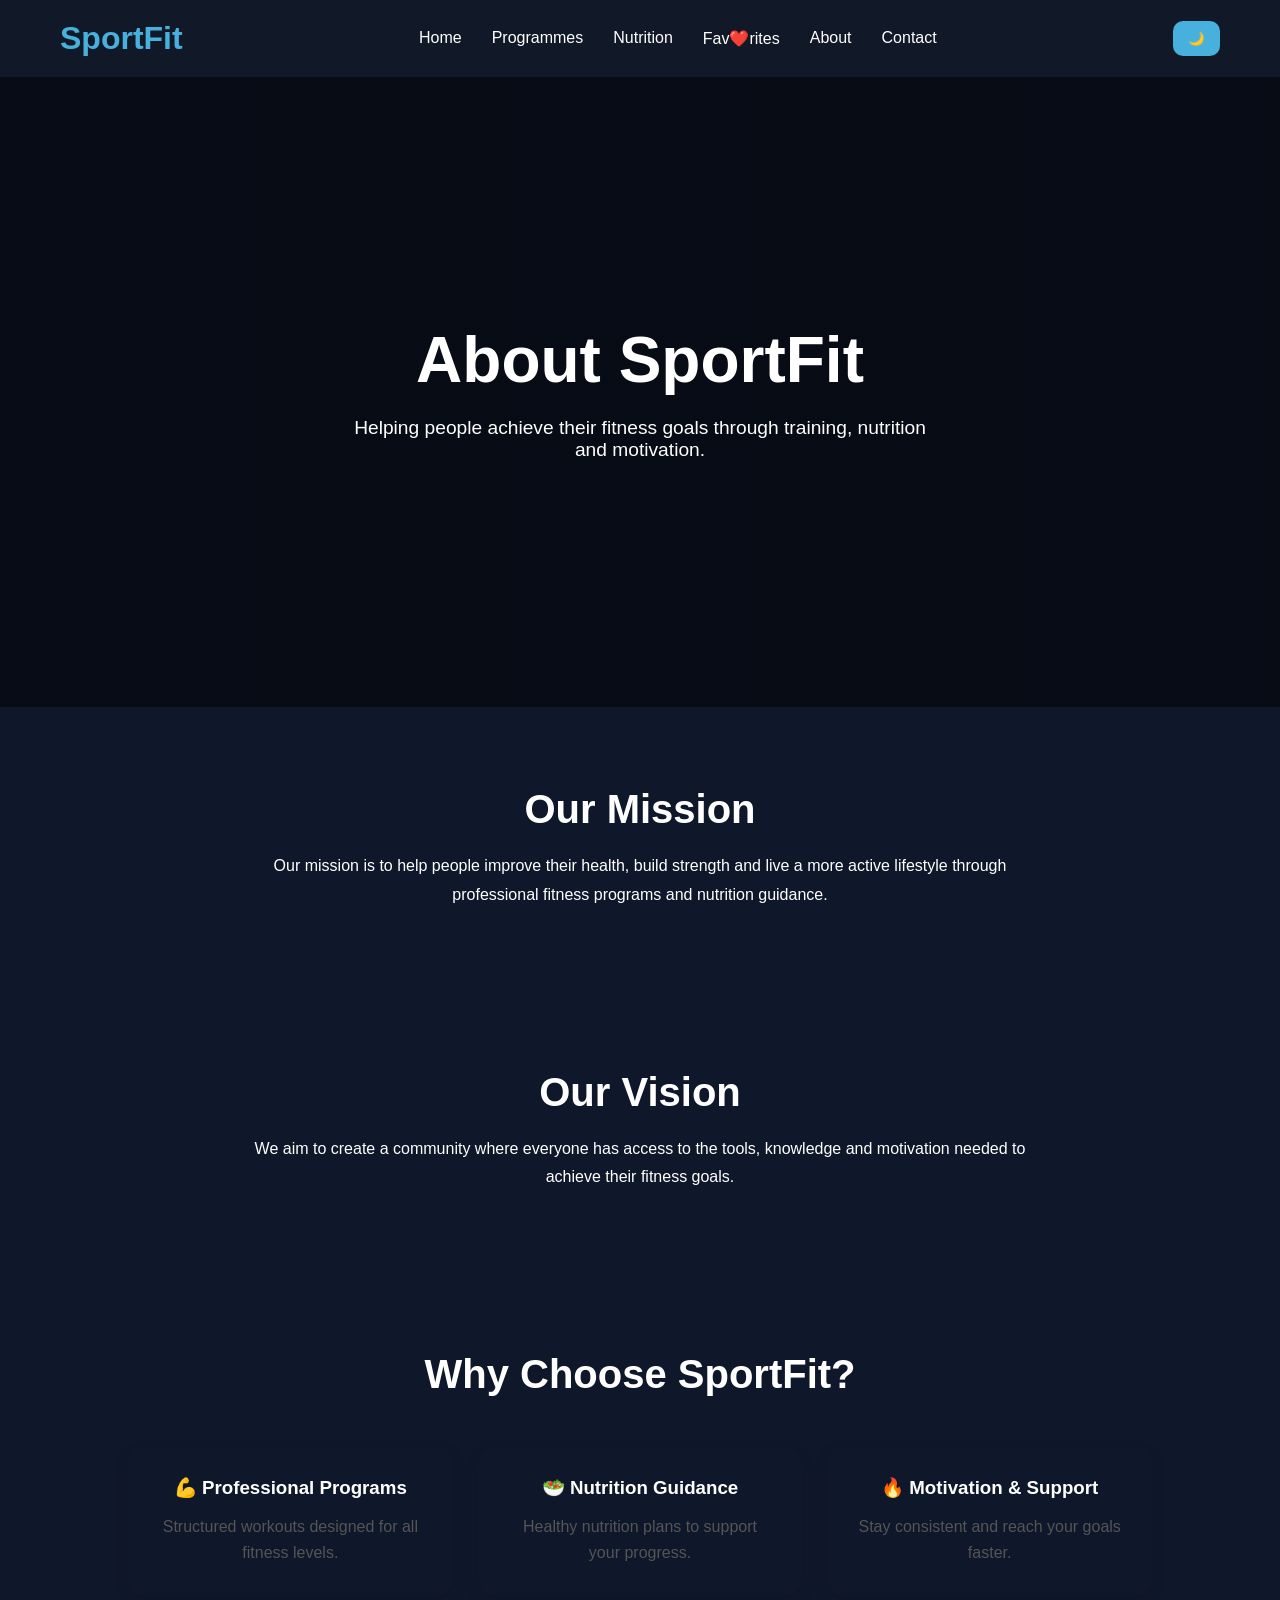
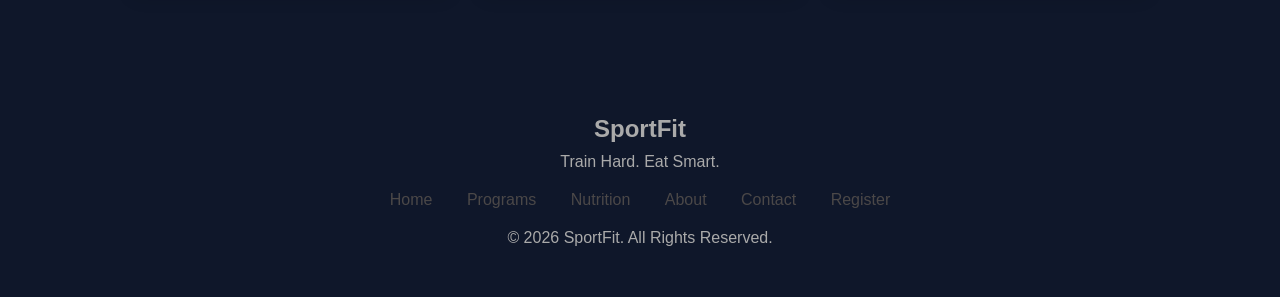
<file: about.html>
<!DOCTYPE html>
<html lang="en">
<head>
  <meta charset="UTF-8" />
  <meta name="viewport" content="width=device-width, initial-scale=1.0"/>
  <title>SportFit Hub</title>

  <link rel="stylesheet" href="style.css">
  <link rel="stylesheet" href="about.css">
</head>
<body>

  <!-- NAVBAR -->
  <header>
  <nav class="navbar">

  <h1 class="logo">SportFit</h1>

  <ul class="nav-links">
    <li><a href="index.html">Home</a></li>
    <li><a href="programmes.html">Programmes</a></li>
    <li><a href="nutrition.html">Nutrition</a></li>
    <li><a href="favorites.html"> Fav❤️rites</a></li>
     <li><a href="about.html">About</a></li>
     <li><a href="contact.html">Contact</a></li>
  </ul>

  <div class="menu-toggle">
    ☰
  </div>
  <button id="themeBtn">
  🌙
</button>

</nav>
  </header>
  <!-- HERO -->

<section class="about-hero">

    <div class="hero-content">

        <h1>About SportFit</h1>

        <p>
            Helping people achieve their fitness goals
            through training, nutrition and motivation.
        </p>

    </div>

</section>

<!-- MISSION -->

<section class="mission">

    <h2>Our Mission</h2>

    <p>
        Our mission is to help people improve their health,
        build strength and live a more active lifestyle through
        professional fitness programs and nutrition guidance.
    </p>

</section>

<!-- VISION -->

<section class="vision">

    <h2>Our Vision</h2>

    <p>
        We aim to create a community where everyone has access
        to the tools, knowledge and motivation needed to achieve
        their fitness goals.
    </p>

</section>

<!-- WHY CHOOSE US -->

<section class="why-us">

    <h2>Why Choose SportFit?</h2>

    <div class="cards-container">

        <div class="card">
            <h3>💪 Professional Programs</h3>
            <p>
                Structured workouts designed for all fitness levels.
            </p>
        </div>

        <div class="card">
            <h3>🥗 Nutrition Guidance</h3>
            <p>
                Healthy nutrition plans to support your progress.
            </p>
        </div>

        <div class="card">
            <h3>🔥 Motivation & Support</h3>
            <p>
                Stay consistent and reach your goals faster.
            </p>
        </div>

    </div>

</section>
<script src="theme.js"></script>

<footer>

    <h2>SportFit</h2>

    <p>Train Hard. Eat Smart.</p>

    <div class="footer-links">

        <a href="index.html">Home</a>
        <a href="programmes.html">Programs</a>
        <a href="nutrition.html">Nutrition</a>
        <a href="about.html">About</a>
        <a href="contact.html">Contact</a>
        <a href="register.html">Register</a>

    </div>

    <p class="copyright">
        © 2026 SportFit. All Rights Reserved.
    </p>

</footer>
</body>
</html>
</file>
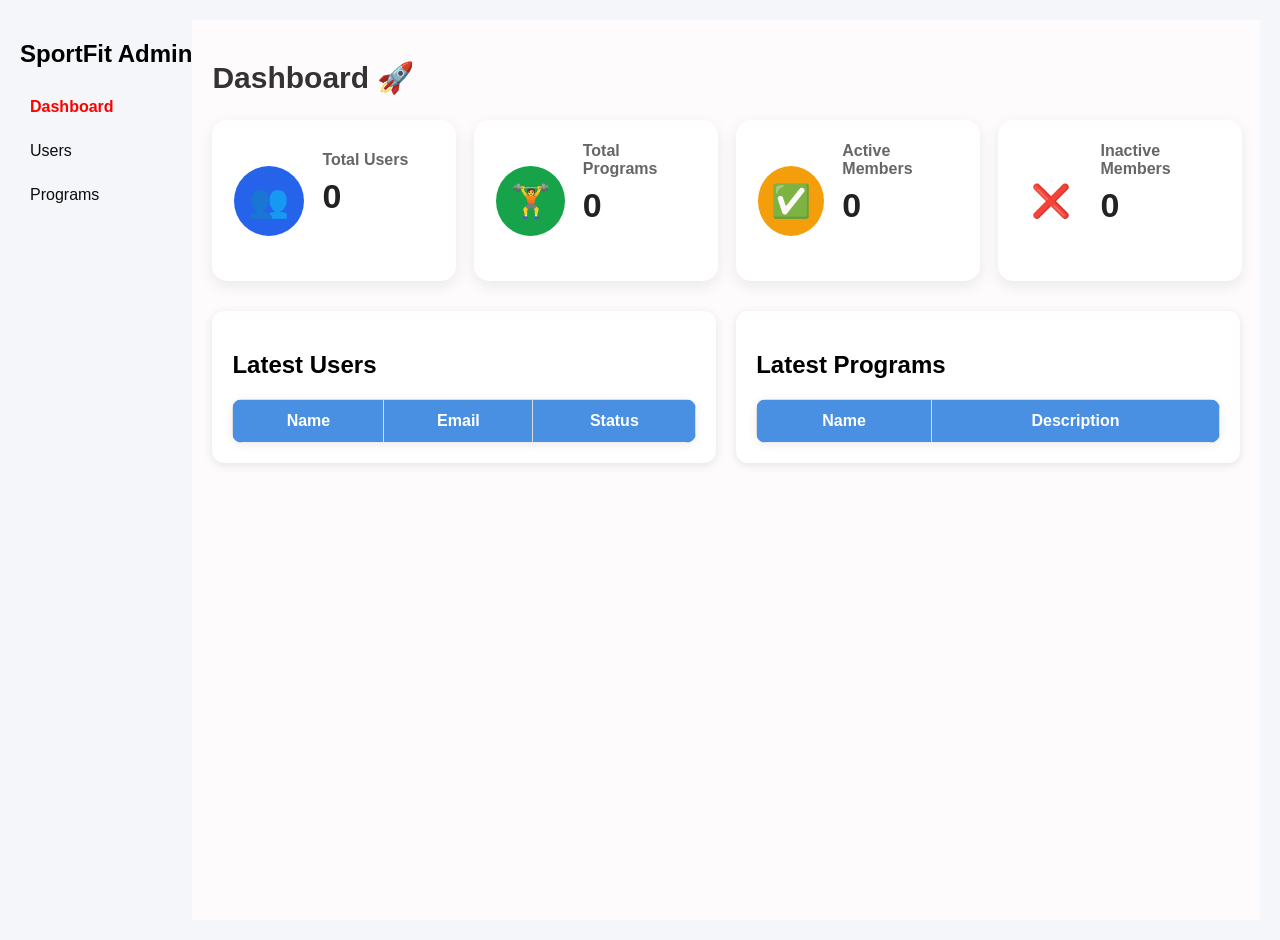
<file: admin_index.html>
<!DOCTYPE html>
<html lang="en">
<head>
  <meta charset="UTF-8">
  <title>Admin Panel</title>
  <link rel="stylesheet" href="stylee.css">
</head>
<body>

  <div class="app">

    <!-- Sidebar -->
 <div class="sidebar">
  <h2>SportFit Admin</h2>

  <a href="#dashboard" data-link="dashboard">Dashboard</a>
  <a href="#users" data-link="users">Users</a>
  <a href="#programs" data-link="programs">Programs</a>
</div>

    <!-- Main Content -->
    <div class="main">
      <div id="content"></div>
    </div>

  </div>

<script type="module" src="router.js"></script>


</body>
</html>
</file>
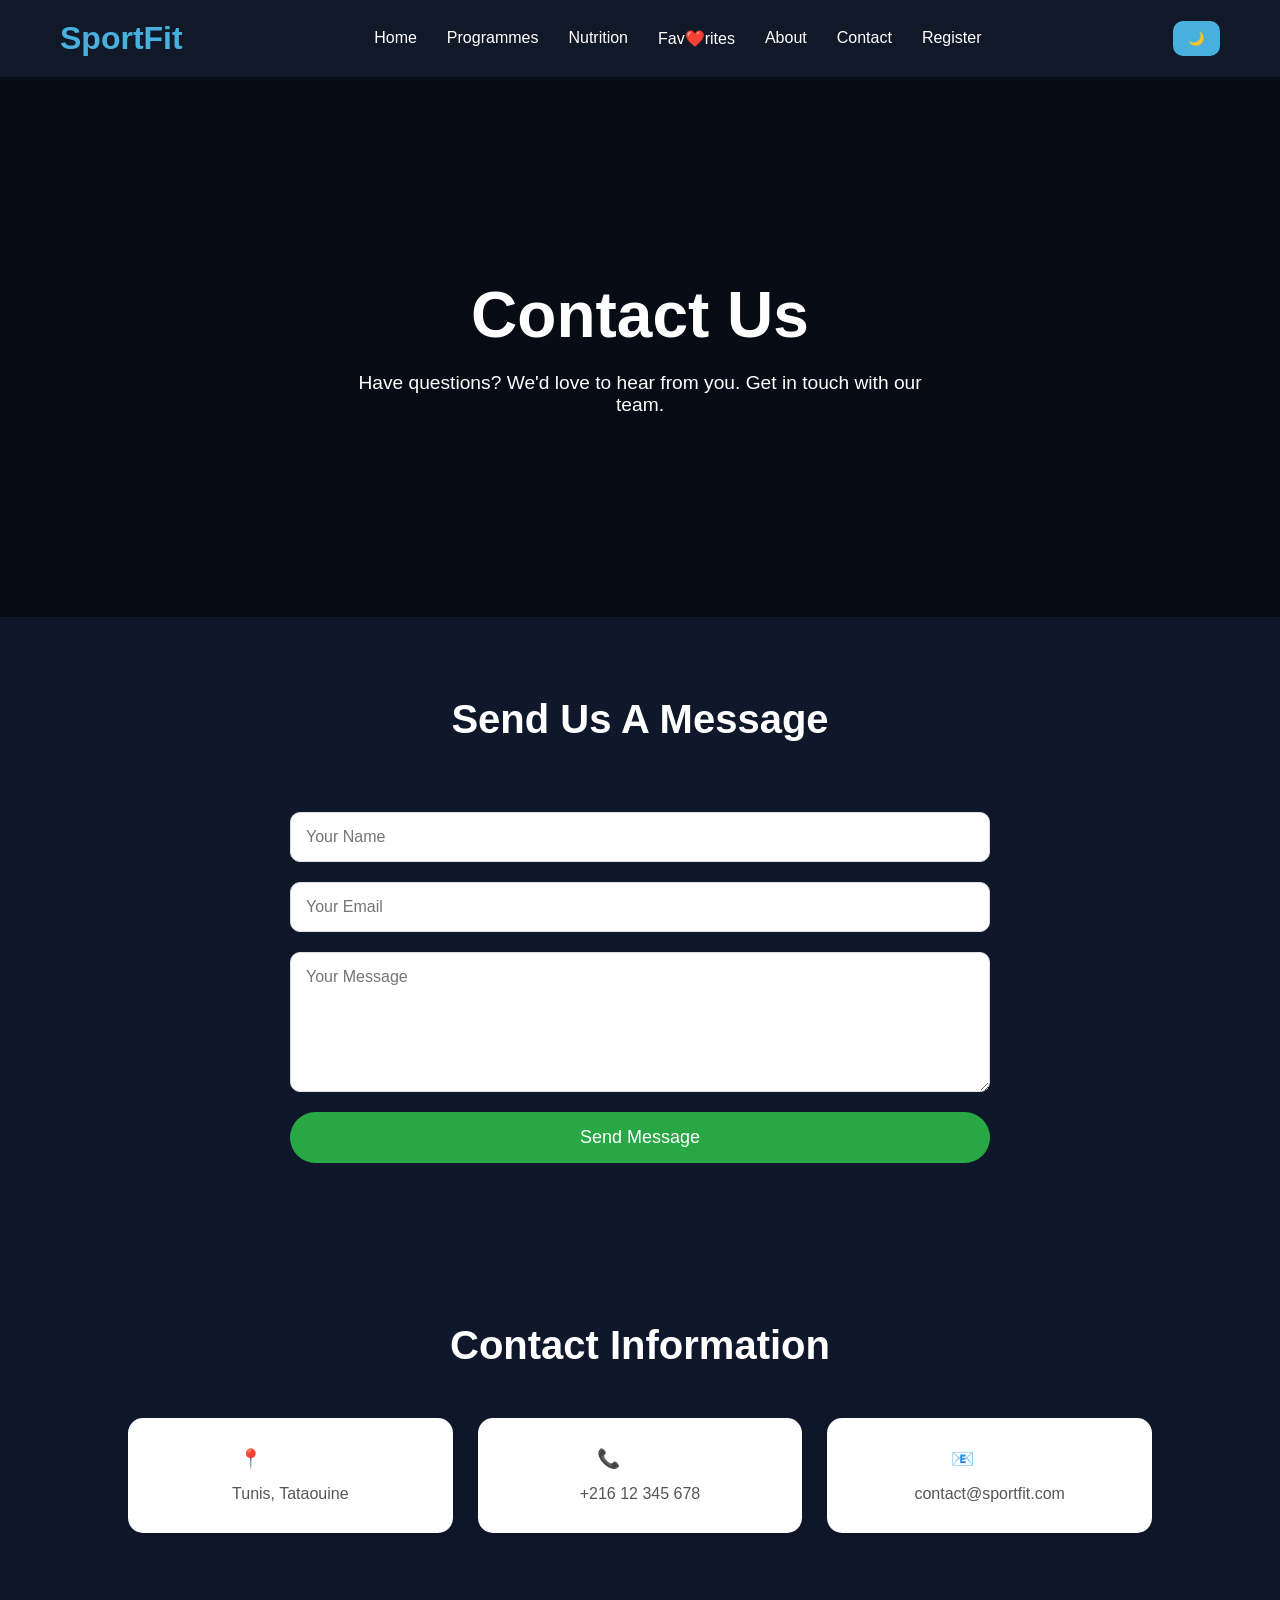
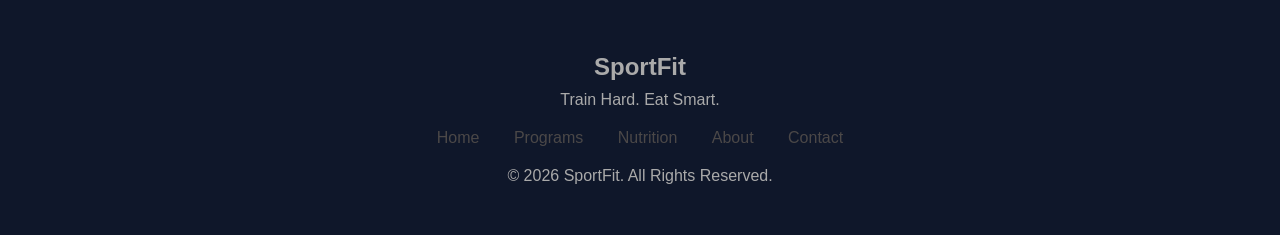
<file: contact.html>
<!DOCTYPE html>
<html lang="en">
<head>
  <meta charset="UTF-8" />
  <meta name="viewport" content="width=device-width, initial-scale=1.0"/>
  <title>SportFit Hub</title>

  <link rel="stylesheet" href="style.css">
  <link rel="stylesheet" href="contact.css">
</head>
<body>

  <!-- NAVBAR -->
  <header>
  <nav class="navbar">

  <h1 class="logo">SportFit</h1>

  <ul class="nav-links">
    <li><a href="index.html">Home</a></li>
    <li><a href="programmes.html">Programmes</a></li>
    <li><a href="nutrition.html">Nutrition</a></li>
    <li><a href="favorites.html"> Fav❤️rites</a></li>
    <li><a href="about.html">About</a></li>
    <li><a href="contact.html">Contact</a></li>
    <li><a href="register.html">Register</a></li>
  </ul>

  <div class="menu-toggle">
    ☰
  </div>
  <button id="themeBtn">
  🌙
</button>

</nav>
  </header>

<section class="contact-hero">

    <div class="hero-content">
        <h1>Contact Us</h1>

        <p>
            Have questions? We'd love to hear from you.
            Get in touch with our team.
        </p>
    </div>

</section>
<section class="contact-section">

    <h2>Send Us A Message</h2>

    <form id="contactForm">
        <p id="successMessage"></p>

        <input
            type="text"
            placeholder="Your Name"
            required
        >

        <input
            type="email"
            placeholder="Your Email"
            required
        >

        <textarea
            rows="6"
            placeholder="Your Message"
            required
        ></textarea>

        <button type="submit">
            Send Message
        </button>

    </form>

</section>
<section class="contact-info">

    <h2>Contact Information</h2>

    <div class="info-container">

        <div class="info-card">
            <h3>📍 Address</h3>
            <p>Tunis, Tataouine</p>
        </div>

        <div class="info-card">
            <h3>📞 Phone</h3>
            <p>+216 12 345 678</p>
        </div>

        <div class="info-card">
            <h3>📧 Email</h3>
            <p>contact@sportfit.com</p>
        </div>

    </div>

</section>
<script src="theme.js"></script>

<footer>

    <h2>SportFit</h2>

    <p>Train Hard. Eat Smart.</p>

    <div class="footer-links">

        <a href="index.html">Home</a>
        <a href="programmes.html">Programs</a>
        <a href="nutrition.html">Nutrition</a>
        <a href="about.html">About</a>
        <a href="contact.html">Contact</a>

    </div>

    <p class="copyright">
        © 2026 SportFit. All Rights Reserved.
    </p>

</footer>
</body>
</html>
</file>
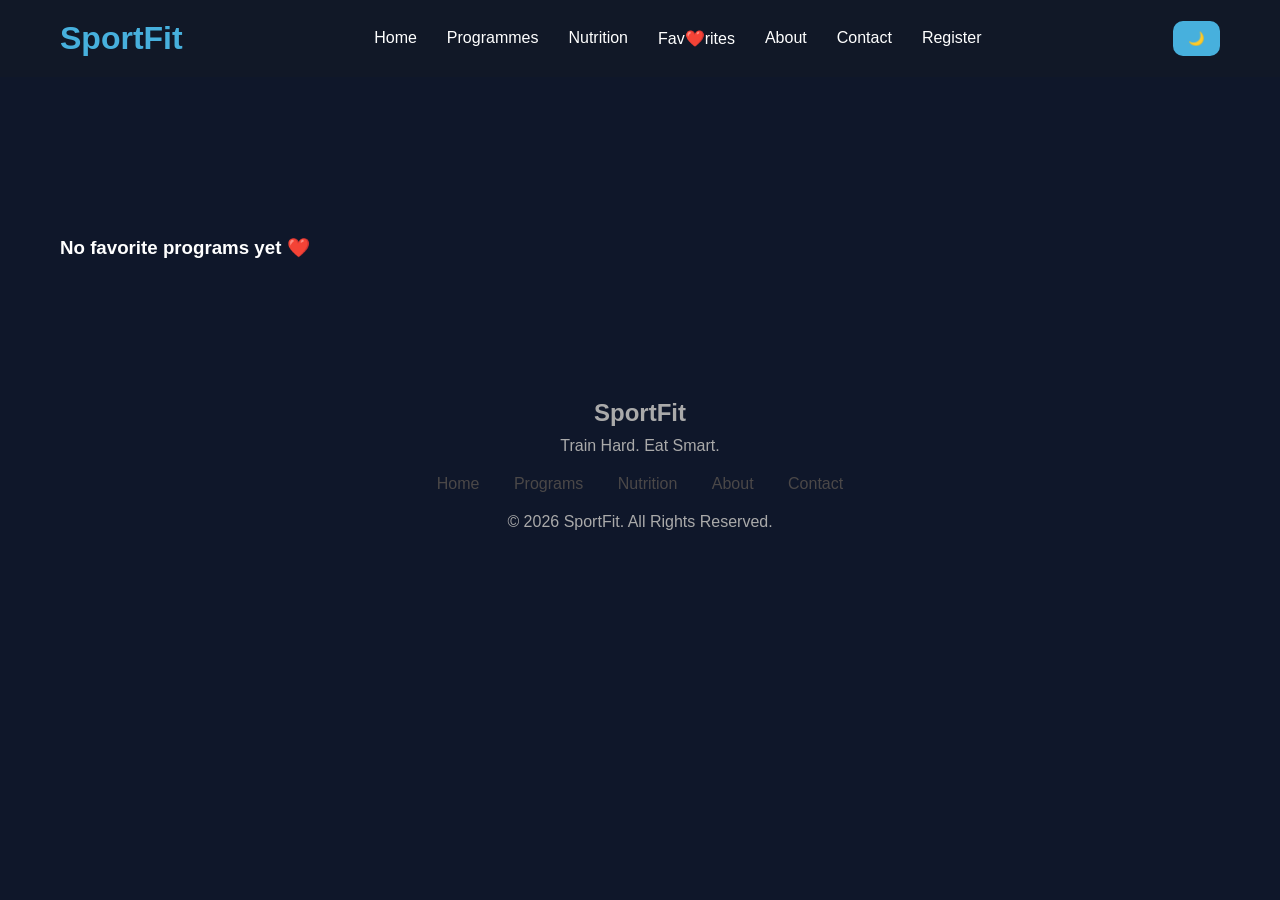
<file: favorites.html>
<!DOCTYPE html>
<html lang="en">
<head>
  <meta charset="UTF-8" />
  <meta name="viewport" content="width=device-width, initial-scale=1.0"/>
  <title>SportFit Hub</title>

  <link rel="stylesheet" href="style.css">

</head>
<body>

  <!-- NAVBAR -->
  <header>
  <nav class="navbar">

  <h1 class="logo">SportFit</h1>

  <ul class="nav-links">
    <li><a href="index.html">Home</a></li>
    <li><a href="programmes.html">Programmes</a></li>
    <li><a href="nutrition.html">Nutrition</a></li>
    <li><a href="favorites.html"> Fav❤️rites</a></li>
     <li><a href="about.html">About</a></li>
     <li><a href="contact.html">Contact</a></li>
     <li><a href="register.html">Register</a></li>
  </ul>

  <div class="menu-toggle">
    ☰
  </div>
  <button id="themeBtn">
  🌙
</button>

</nav>
<section class="programmes">

  <h2 class="section-title">
   
  </h2>

  <div class="cards"></div>

</section>
  <script src="favorites.js"></script>
  <script src="theme.js"></script>
  </header>

  <footer>

    <h2>SportFit</h2>

    <p>Train Hard. Eat Smart.</p>

    <div class="footer-links">

        <a href="index.html">Home</a>
        <a href="programmes.html">Programs</a>
        <a href="nutrition.html">Nutrition</a>
        <a href="about.html">About</a>
        <a href="contact.html">Contact</a>

    </div>

    <p class="copyright">
        © 2026 SportFit. All Rights Reserved.
    </p>

</footer>
</body>
</html>
</file>
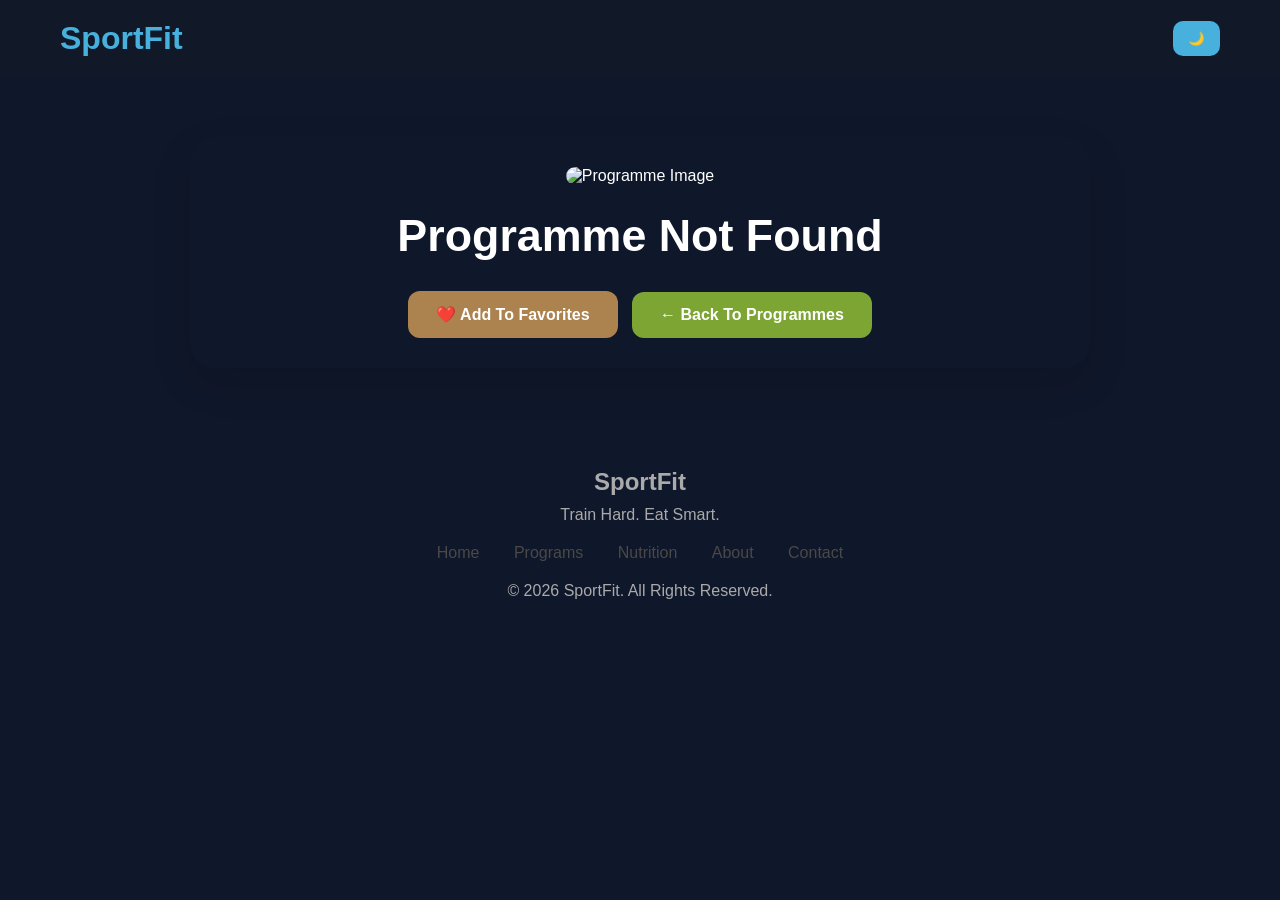
<file: prog.html>
<!DOCTYPE html>
<html lang="en">
<head>
  <meta charset="UTF-8" />
  <meta name="viewport" content="width=device-width, initial-scale=1.0"/>
  <title>SportFit Hub</title>

  <link rel="stylesheet" href="style.css">
  <link rel="stylesheet" href="prog.css">
</head>
<body>

  <!-- NAVBAR -->
  <header>
  <nav class="navbar">

  <h1 class="logo">SportFit</h1>

 

  <div class="menu-toggle">
    ☰
  </div>
  <button id="themeBtn">
  🌙
</button>

</nav>
  </header>

<div class="programme-details">

  <img id="img" alt="Programme Image">

  <h1 id="title"></h1>

  <p id="desc"></p>

  <button id="favBtn">
    ❤️ Add To Favorites
  </button>

  <a href="programmes.html" class="back-btn">
    ← Back To Programmes
  </a>

</div>

<script src="prog.js"></script>
<script src="theme.js"></script>

  
<footer>

    <h2>SportFit</h2>

    <p>Train Hard. Eat Smart.</p>

    <div class="footer-links">

        <a href="index.html">Home</a>
        <a href="programmes.html">Programs</a>
        <a href="nutrition.html">Nutrition</a>
        <a href="about.html">About</a>
        <a href="contact.html">Contact</a>

    </div>

    <p class="copyright">
        © 2026 SportFit. All Rights Reserved.
    </p>

</footer>
</body>
</html>
</file>
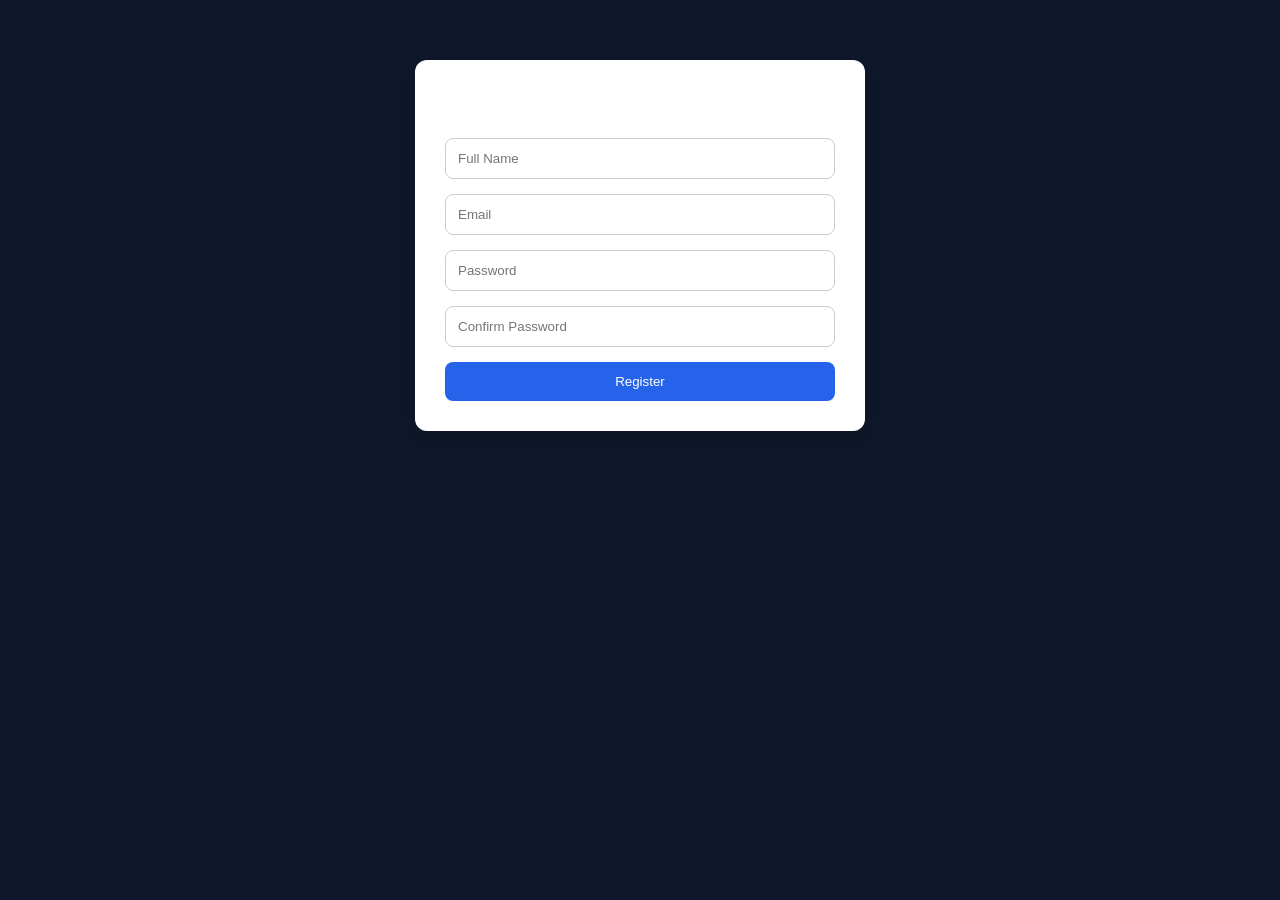
<file: register.html>
<!DOCTYPE html>
<html lang="en">
<head>
  <meta charset="UTF-8">
  <meta name="viewport" content="width=device-width, initial-scale=1.0">
  <title>Register | SportFit</title>

  <link rel="stylesheet" href="style.css">
</head>
<body>

  <section class="register">

    <h1>Create Account</h1>

    <form id="registerForm">

      <input
        type="text"
        id="name"
        placeholder="Full Name"
      >

      <input
        type="email"
        id="email"
        placeholder="Email"
      >

      <input
        type="password"
        id="password"
        placeholder="Password"
      >

      <input
        type="password"
        id="confirmPassword"
        placeholder="Confirm Password"
      >

      <button type="submit">
        Register
      </button>

    </form>

  </section>

  <script src="register.js"></script>

</body>
</html>
</file>
<file: style.css>
*{
  margin:0;
  padding:0;
  box-sizing:border-box;
  font-family:Arial, Helvetica, sans-serif;
}

:root{

  --bg-color:#0f172a;

  --text-color:white;

  --nav-color:#111827;

  --card-color:#1e293b;

  --primary-color:#47b0dd;

}
.light{

  --bg-color:white;

  --text-color:#3265dd;

  --nav-color:#ffffff;

  --card-color:#f7f9fa;

  --primary-color:#1aa8f0;

}
body{

  background:var(--bg-color);

  color:var(--text-color);

  transition:0.3s;

}
/* NAVBAR */

.navbar{
  display:flex;
  justify-content:space-between;
  align-items:center;

  padding:20px 60px;

 background:var(--nav-color);
}

.logo{
  color:var(--primary-color);
  font-size:32px;
}

.nav-links{
  display:flex;
  list-style:none;
  gap:30px;
}

.nav-links a{
  text-decoration:none;
  color:var(--text-color);
  transition:0.3s;
}

.nav-links a:hover{
  color:var(--primary-color);
}

/* HERO */

.hero{
  height:90vh;

  display:flex;
  align-items:center;
  padding:60px;

  background:
  linear-gradient(rgba(0,0,0,0.6),
  rgba(0,0,0,0.7)),
  url("https://images.unsplash.com/photo-1517836357463-d25dfeac3438");

  background-size:cover;
  background-position:center;
}

.hero-text{
  max-width:600px;
}

.hero-text h2{
  font-size:70px;
  margin-bottom:20px;
}

.hero-text p{
  font-size:20px;
  line-height:1.7;
  margin-bottom:30px;
}

.btn{
  padding:15px 35px;
  border:none;
  background:var(--primary-color);
  color:white;

  font-size:18px;
  border-radius:10px;

  cursor:pointer;
  transition:0.3s;
}

.btn:hover{
  background:#0ea5e9;
  transform:scale(1.05);
}

/* PROGRAMMES */

.programmes{
  padding:100px 60px;
}

.section-title{
  text-align:center;
  font-size:45px;
  margin-bottom:60px;

  color:var(--primary-color);
}

.cards{
  display:grid;

  grid-template-columns:
  repeat(auto-fit,minmax(300px,1fr));

  gap:30px;
}

.card{
  background:var(--card-color);

  border-radius:20px;

  overflow:hidden;

  transition:0.3s;

  box-shadow:0 10px 25px rgba(0,0,0,0.3);
  opacity:1;

transform:translateY(0);

}

.card:hover{
  transform:translateY(-10px);
}
.card:hover img{
  transform:scale(1.08);
}

.card img{
  transition:.4s;
}
.card img{
  width:100%;
  height:250px;

  object-fit:cover;
}

.card-content{
  padding:25px;
}

.card-content h3{
  font-size:26px;
  font-weight:700;

  margin-bottom:15px;

  color:var(--primary-color);
}
.card-content p{
  line-height:1.7;
  margin-bottom:20px;

  color:#274466;
}

.card-btn{
  display:inline-block;

  padding:12px 24px;

  text-decoration:none;

  border-radius:12px;

  background:linear-gradient(
    135deg,
    #38bdf8,
    #0ea5e9
  );

  color:white;

  font-weight:600;

  transition:.3s;
}

.card-btn:hover{
  transform:translateY(-3px);

  box-shadow:
  0 10px 20px rgba(14,165,233,.35);
}

.card-btn:hover{
  background:#0ea5e9;
}

/* CARD ACTIONS */

.card-actions{
  display:flex;
  justify-content:space-between;
  align-items:center;
}





/* SEARCH */

.search-box{

  display:flex;

  justify-content:center;

  margin-bottom:50px;

}

.search-box input{

  width:450px;
  max-width:90%;

  padding:16px 20px;

  border-radius:50px;

  box-shadow:
  0 5px 20px rgba(0,0,0,.15);

}
/* MOBILE MENU */

.menu-toggle{
  display:none;

  font-size:32px;
  cursor:pointer;
}

/* RESPONSIVE */

@media(max-width:768px){

  .navbar{
    padding:20px;
  }

  .menu-toggle{
    display:block;
  }

  .nav-links{

    position:absolute;

    top:80px;
    right:0;

    width:250px;

    background:#111827;

    flex-direction:column;

    padding:30px;

    display:none;
  }

  .nav-links.active{
    display:flex;
  }

  .hero{
    padding:20px;
    text-align:center;
  }

  .hero-text h2{
    font-size:45px;
  }

  .hero-text p{
    font-size:18px;
  }

  .programmes{
    padding:60px 20px;
  }

}

/* THEME BUTTON */

#themeBtn{

  padding:10px 15px;

  border:none;

  border-radius:10px;

  cursor:pointer;

  background:var(--primary-color);

  color:white;

}

/* BMI SECTION */

.bmi-section{

  padding:100px 20px;

}

.bmi-box{

  max-width:400px;

  margin:auto;

  background:var(--card-color);

  padding:40px;

  border-radius:20px;

  display:flex;

  flex-direction:column;

  gap:20px;

  box-shadow:0 10px 25px rgba(0,0,0,0.3);

}

.bmi-box input{

  padding:15px;

  border:none;

  border-radius:10px;

  outline:none;

  font-size:16px;

  background:var(--bg-color);

  color:var(--text-color);

}

#bmiBtn{

  padding:15px;

  border:none;

  border-radius:10px;

  cursor:pointer;

  background:var(--primary-color);

  color:white;

  font-size:16px;

  transition:0.3s;

}

#bmiBtn:hover{

  transform:scale(1.03);

}

#result{

  text-align:center;

  font-size:28px;

}
.calories-section{
  padding:100px 20px;
}

.calories-box{
  max-width:400px;

  margin:auto;

  background:var(--card-color);

  padding:40px;

  border-radius:20px;

  display:flex;
  flex-direction:column;

  gap:20px;

  box-shadow:0 10px 25px rgba(0,0,0,.3);
}

.calories-box input,
.calories-box select{
  padding:15px;

  border:none;

  border-radius:10px;

  background:var(--bg-color);

  color:var(--text-color);
}

#caloriesBtn{
  padding:15px;

  border:none;

  border-radius:10px;

  cursor:pointer;

  background:var(--primary-color);

  color:white;
}

.remove-btn{

  margin-top: 15px;

  padding: 10px 20px;

  background: crimson;

  color: white;

  border: none;
  border-radius: 8px;

  cursor: pointer;

  font-weight: 600;

  transition: 0.3s;
}

.remove-btn:hover{

  opacity: 0.9;

  transform: scale(1.05);

}

footer{
     background:var(--bg-color);

  color:var(--text-color);

    text-align:center;

    padding:40px 10%;
}

footer h2{
    margin-bottom:10px;
    
    color:#aaa;
}
footer p{
    margin-bottom:10px;
    
    color:#aaa;
}

.footer-links{
    margin:20px 0;
    
}

.footer-links a{
    color:rgb(75, 72, 72);
    text-decoration:none;

    margin:0 15px;
}

.footer-links a:hover{
    color:#519aa7;
}

.copyright{
    margin-top:20px;
    color:#aaa;
}
/* ================= REGISTER ================= */

.register{
  max-width:450px;
  margin:60px auto;
  background:#fff;
  padding:30px;
  border-radius:12px;
  box-shadow:0 5px 15px rgba(0,0,0,.1);
}

.register h1{
  text-align:center;
  margin-bottom:20px;
}

#registerForm{
  display:flex;
  flex-direction:column;
  gap:15px;
}

#registerForm input{
  padding:12px;
  border:1px solid #ccc;
  border-radius:8px;
}

#registerForm button{
  padding:12px;
  border:none;
  border-radius:8px;
  background:#2563eb;
  color:white;
  cursor:pointer;
}

#registerForm button:hover{
  opacity:.9;
}
</file>
<file: about.css>
*{
    margin:0;
    padding:0;
    box-sizing:border-box;
    font-family:Arial, Helvetica, sans-serif;
}

/* HERO */

.about-hero{
    height:70vh;

    background:
    linear-gradient(rgba(0,0,0,.5),rgba(0,0,0,.5)),
    url("https://images.unsplash.com/photo-1517836357463-d25dfeac3438");

    background-size:cover;
    background-position:center;

    display:flex;
    justify-content:center;
    align-items:center;

    text-align:center;
    color:white;
}

.hero-content h1{
    font-size:4rem;
    margin-bottom:20px;
}

.hero-content p{
    max-width:600px;
    margin:auto;
    font-size:1.2rem;
}

/* MISSION */

.mission{
    padding:80px 10%;
    text-align:center;
}

.mission h2{
    font-size:2.5rem;
    margin-bottom:20px;
}

.mission p{
    max-width:800px;
    margin:auto;
    line-height:1.8;
}

/* VISION */

.vision{
    padding:80px 10%;
    text-align:center;

    background:var(--bg-color);
}

.vision h2{
    font-size:2.5rem;
    margin-bottom:20px;
}

.vision p{
    max-width:800px;
    margin:auto;
    line-height:1.8;
}

/* WHY US */

.why-us{
    padding:80px 10%;
}

.why-us h2{
    text-align:center;
    font-size:2.5rem;
    margin-bottom:50px;
}

.cards-container{
    display:grid;
    grid-template-columns:repeat(auto-fit,minmax(250px,1fr));
    gap:25px;
}

.card{
   background:var(--bg-color);

    padding:30px;

    border-radius:15px;

    text-align:center;

    box-shadow:0 5px 15px rgba(0,0,0,.1);

    transition:.3s;
}

.card:hover{
    transform:translateY(-10px);
}

.card h3{
    margin-bottom:15px;
}

.card p{
    color:#555;
    line-height:1.6;
}
</file>
<file: stylee.css>
body {
  margin: 0;
  font-family: Arial;
}

.app {
  display: flex;
  height: 100vh;
}

.sidebar a {
  display: block;
  padding: 10px;
  margin: 6px 0;
  color: rgb(14, 13, 13);
  text-decoration: none;
  border-radius: 8px;
  transition: 0.2s;
}

.sidebar a:hover {
  background: #b18888;
}

.sidebar a.active {
  color: red;
  font-weight: bold;
}

.main {
  flex: 1;
  padding: 20px;
  background: #fdfbfb;
}

.cards {
  display: grid;
  grid-template-columns: repeat(3, 1fr);
  gap: 15px;
  margin-top: 20px;
}

.card {
  background: white;
  padding: 20px;
  border-radius: 10px;
  box-shadow: 0 2px 8px rgba(0,0,0,0.1);
}

.card h3 {
  margin: 0;
  color: #333;
}

.card p {
  font-size: 24px;
  margin-top: 10px;
}
.stats{
  display:flex;
  gap:20px;
  margin-top:20px;
}

.card{
  background:white;
  padding:20px;
  border-radius:12px;
  min-width:200px;
  box-shadow:0 2px 10px rgba(0,0,0,.1);
}

.card h3{
  margin-bottom:10px;
}

.card p{
  font-size:30px;
  font-weight:bold;
}
table{
  width:100%;
  border-collapse:collapse;
  margin-top:20px;
}

th,td{
  border:1px solid #ddd;
  padding:12px;
}

.delete-btn{
  padding:8px 12px;
  cursor:pointer;
}
/* ================= GENERAL ================= */
body {
  font-family: Arial, sans-serif;
  background: #f4f6f9;
  margin: 0;
  padding: 20px;
}

/* ================= TITLE ================= */
h1 {
  color: #333;
  margin-bottom: 20px;
}

/* ================= FORM ================= */
form {
  background: #fff;
  padding: 15px;
  border-radius: 10px;
  display: flex;
  gap: 10px;
  align-items: center;
  box-shadow: 0 2px 10px rgba(0,0,0,0.08);
  margin-bottom: 20px;
}

form input {
  flex: 1;
  padding: 10px;
  border: 1px solid #ddd;
  border-radius: 6px;
  outline: none;
  transition: 0.2s;
}

form input:focus {
  border-color: #4a90e2;
}

/* ================= BUTTON ================= */
button {
  padding: 10px 15px;
  border: none;
  background: #4a90e2;
  color: white;
  border-radius: 6px;
  cursor: pointer;
  transition: 0.2s;
}

button:hover {
  background: #357ab8;
}

/* ================= TABLE ================= */
table {
  width: 100%;
  border-collapse: collapse;
  background: white;
  border-radius: 10px;
  overflow: hidden;
  box-shadow: 0 2px 10px rgba(0,0,0,0.08);
}

thead {
  background: #4a90e2;
  color: white;
}

th, td {
  padding: 12px;
  text-align: center;
  border-bottom: 1px solid #eee;
}

/* ================= ACTION BUTTONS ================= */
.delete-btn {
  background: #e74c3c;
  padding: 6px 10px;
  border-radius: 5px;
  font-size: 13px;
}

.delete-btn:hover {
  background: #c0392b;
}

/* ================= RESPONSIVE ================= */
@media (max-width: 600px) {
  form {
    flex-direction: column;
  }

  form input {
    width: 100%;
  }
}
/* ================= USERS PAGE ================= */

h1 {
  margin-bottom: 25px;
  font-size: 30px;
}


/* FORM */

#userForm {
  display: flex;
  gap: 15px;
  margin-bottom: 20px;
  align-items: center;
}


#userForm input,
#searchInput {
  padding: 12px 15px;
  border: 1px solid #ccc;
  border-radius: 8px;
  font-size: 15px;
  outline: none;
}


#userForm input:focus,
#searchInput:focus {
  border-color: #2563eb;
}


/* ADD BUTTON */

#submitBtn {
  padding: 12px 25px;
  border: none;
  border-radius: 8px;
  background: #2563eb;
  color: white;
  cursor: pointer;
  font-size: 15px;
}


#submitBtn:hover {
  opacity: 0.8;
}



/* SEARCH */

#searchInput {
  width: 300px;
  margin: 0 auto 20px;
  display: block;
}


/* TABLE */

#usersTable {
  background: white;
}


table {
  border-collapse: collapse;
  width: 100%;
  border-radius: 10px;
  overflow: hidden;
}


table td {
  padding: 15px;
  text-align: center;
  border-bottom: 1px solid #ddd;
}


table tr:hover {
  background: #f5f5f5;
}



/* EDIT BUTTON */

.edit-btn {
  background: #f59e0b;
  color: white;
  border: none;
  padding: 8px 15px;
  border-radius: 6px;
  cursor: pointer;
  margin-right: 8px;
}


.edit-btn:hover {
  opacity: 0.8;
}



/* DELETE BUTTON */

.delete-btn {
  background: #dc2626;
  color: white;
  border: none;
  padding: 8px 15px;
  border-radius: 6px;
  cursor: pointer;
}


.delete-btn:hover {
  opacity: 0.8;
}



/* RESPONSIVE */

@media(max-width:700px){

  #userForm {
    flex-direction: column;
    align-items: stretch;
  }


  #searchInput {
    width: 100%;
  }

}

/* ================= DASHBOARD ================= */

.stats{
    display:grid;
    grid-template-columns:repeat(auto-fit,minmax(240px,1fr));
    gap:20px;
    margin-top:25px;
}

.card{
    display:flex;
    align-items:center;
    gap:18px;

    background:#fff;
    padding:22px;
    border-radius:15px;

    box-shadow:0 5px 15px rgba(0,0,0,.08);

    transition:.3s;
}

.card:hover{
    transform:translateY(-5px);
}

.card-icon{
    width:70px;
    height:70px;

    border-radius:50%;

    display:flex;
    justify-content:center;
    align-items:center;

    font-size:32px;
    color:white;
}

.users-card .card-icon{
    background:#2563eb;
}

.programs-card .card-icon{
    background:#16a34a;
}

.active-card .card-icon{
    background:#f59e0b;
}

.card-info h3{
    margin:0;
    color:#666;
    font-size:16px;
}

.card-info p{
    margin-top:8px;
    font-size:34px;
    font-weight:bold;
    color:#222;
}



.dashboard-tables{
    display:grid;
    grid-template-columns:1fr 1fr;
    gap:20px;
    margin-top:30px;
}

.dashboard-box{
    background:#fff;
    padding:20px;
    border-radius:12px;
    box-shadow:0 2px 10px rgba(0,0,0,.1);
}

.dashboard-box h2{
    margin-bottom:15px;
}

@media(max-width:900px){

.dashboard-tables{

grid-template-columns:1fr;

}

}
</file>
<file: contact.css>
*{
    margin:0;
    padding:0;
    box-sizing:border-box;
    font-family:Arial, Helvetica, sans-serif;
}

.contact-hero{
    height:60vh;

    background:
    linear-gradient(rgba(0,0,0,.5),rgba(0,0,0,.5)),
    url("https://images.unsplash.com/photo-1516321318423-f06f85e504b3");

    background-size:cover;
    background-position:center;

    display:flex;
    justify-content:center;
    align-items:center;

    text-align:center;
    color:white;
}

.hero-content h1{
    font-size:4rem;
    margin-bottom:20px;
}

.hero-content p{
    max-width:600px;
    font-size:1.2rem;
}
.contact-section{
    padding:80px 10%;
    text-align:center;
}

.contact-section h2{
    margin-bottom:30px;
    font-size:2.5rem;
}

#contactForm{
    max-width:700px;
    margin:auto;

    display:flex;
    flex-direction:column;
    gap:20px;
}

#contactForm input,
#contactForm textarea{
    padding:15px;

    border:1px solid #ddd;
    border-radius:10px;

    font-size:16px;
}

#contactForm button{
    padding:15px;

    border:none;
    border-radius:30px;

    background:#28a745;
    color:white;

    font-size:18px;
    cursor:pointer;
}
.contact-info{
    padding:80px 10%;
    background:var(--bg-color);
}

.contact-info h2{
    text-align:center;
    font-size:2.5rem;
    margin-bottom:50px;
}

.info-container{
    display:grid;
    grid-template-columns:repeat(auto-fit,minmax(250px,1fr));
    gap:25px;
}

.info-card{
    background:white;
    padding:30px;
    border-radius:15px;

    text-align:center;

    box-shadow:0 5px 15px rgba(0,0,0,.1);

    transition:.3s;
}

.info-card:hover{
    transform:translateY(-10px);
}

.info-card h3{
    margin-bottom:15px;
}

.info-card p{
    color:#555;
}
#successMessage{
    margin-top:20px;
    color:#28a745;
    font-weight:bold;
}
</file>
<file: prog.css>
.programme-details{
    max-width: 900px;
    margin: 60px auto;
    padding: 30px;

    background: var(--bg-color);

    border-radius: 25px;

    text-align: center;

    box-shadow: 0 15px 40px rgba(0,0,0,.12);

    transition: .3s;
}

.programme-details:hover{
    transform: translateY(-5px);
}

.programme-details img{
    width: 100%;
    height: 450px;

    object-fit: cover;

    border-radius: 20px;

    margin-bottom: 25px;
}

.programme-details h1{
    font-size: 2.8rem;
    margin-bottom: 15px;
}

.programme-details p{
    font-size: 1.1rem;
    line-height: 1.8;

    color: #8f7a7a;

    max-width: 700px;
    margin: 0 auto 30px;
}

#favBtn{
    background: rgb(172, 130, 78);
    color: white;

    border: none;

    padding: 14px 28px;

    border-radius: 12px;

    cursor: pointer;

    font-size: 16px;
    font-weight: 600;

    transition: .3s;
}

#favBtn:hover{
   background: rgb(145, 117, 84);

    transform: translateY(-3px);

    box-shadow: 0 8px 20px rgba(40,167,69,.3);
}

.back-btn{
    display: inline-block;

    margin-left: 10px;

    padding: 14px 28px;

    border-radius: 12px;

    background: rgb(125, 165, 52);
    color: white;

    text-decoration: none;

    font-size: 16px;
    font-weight: 600;

    transition: .3s;
}

.back-btn:hover{
   background: rgb(88, 110, 26);

    transform: translateY(-3px);

    box-shadow: 0 8px 20px rgba(0,123,255,.3);
}
@media(max-width:768px){

    .programme-details{
        margin: 30px 15px;
        padding: 20px;
    }

    .programme-details img{
        height: 250px;
    }

    .programme-details h1{
        font-size: 2rem;
    }

    .programme-details p{
        font-size: 1rem;
    }

    #favBtn,
    .back-btn{
        display: block;
        width: 100%;
        margin: 10px 0;
    }

}
</file>
